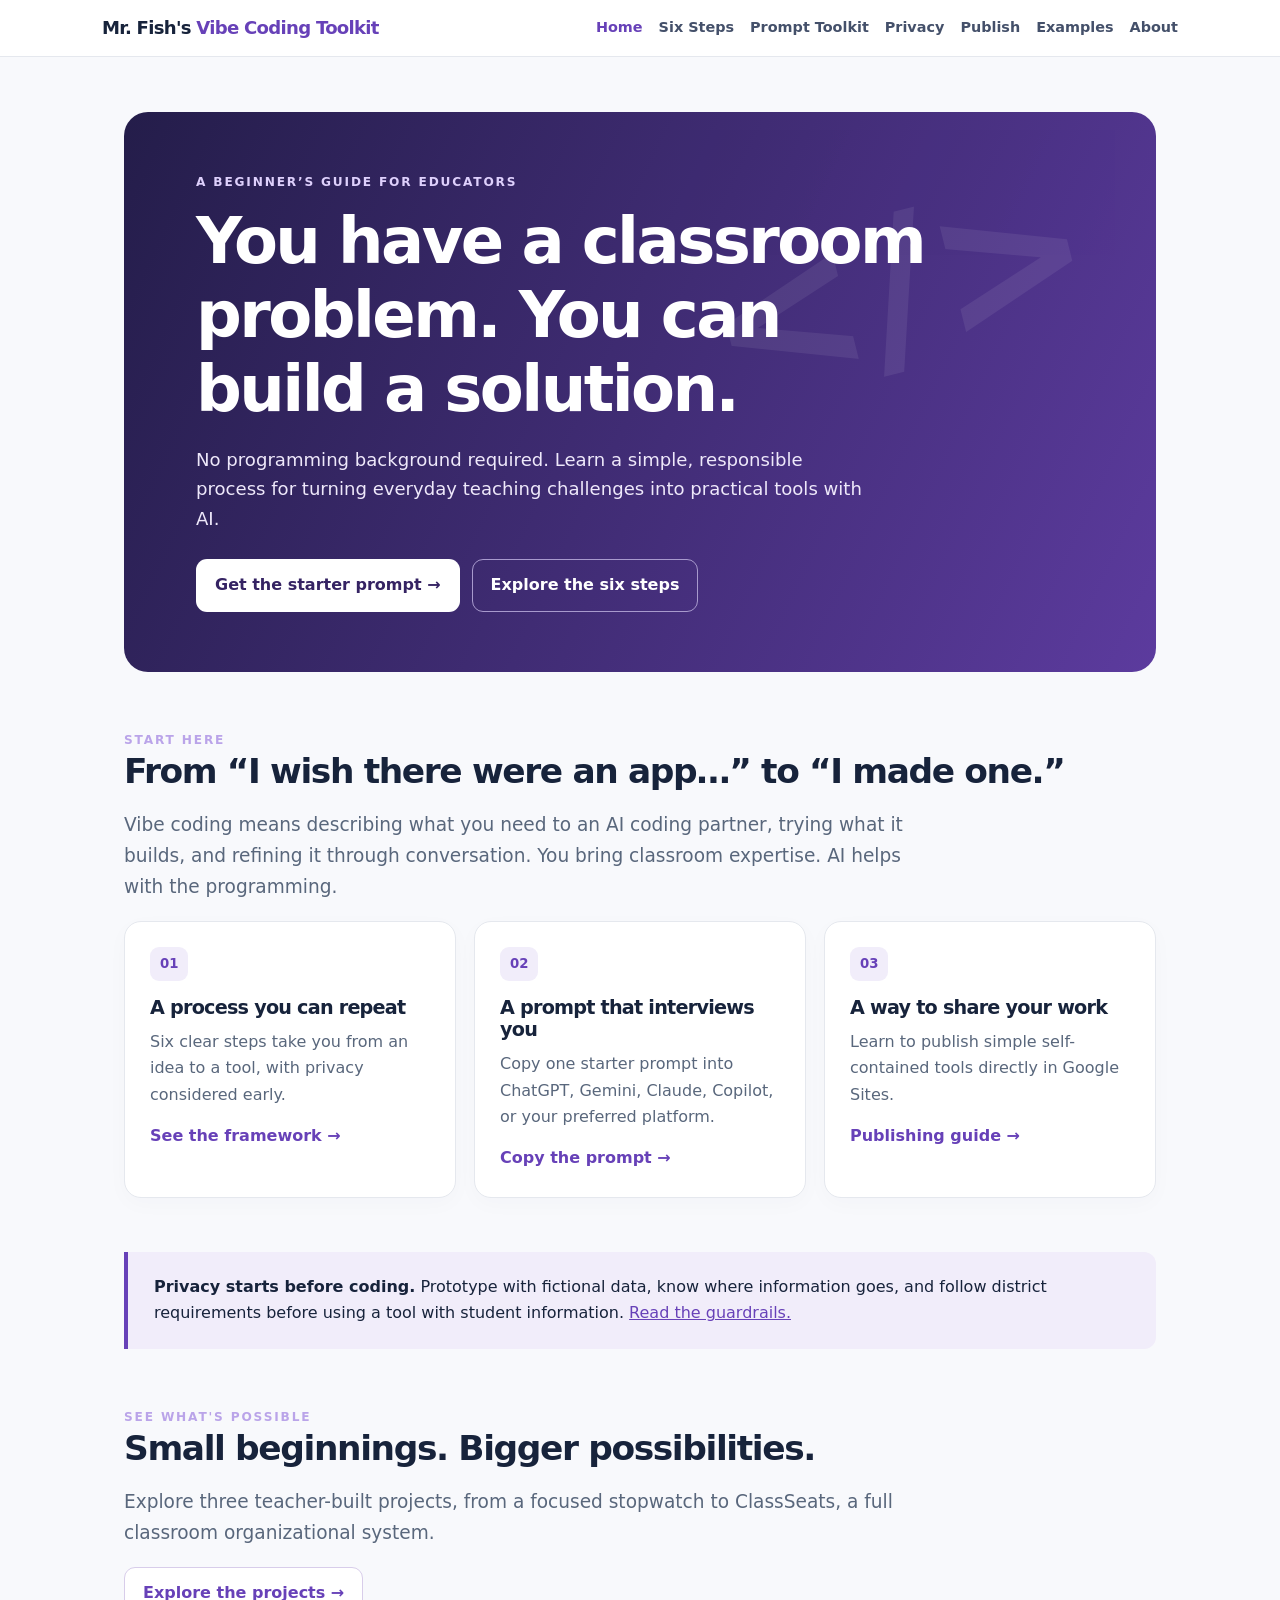
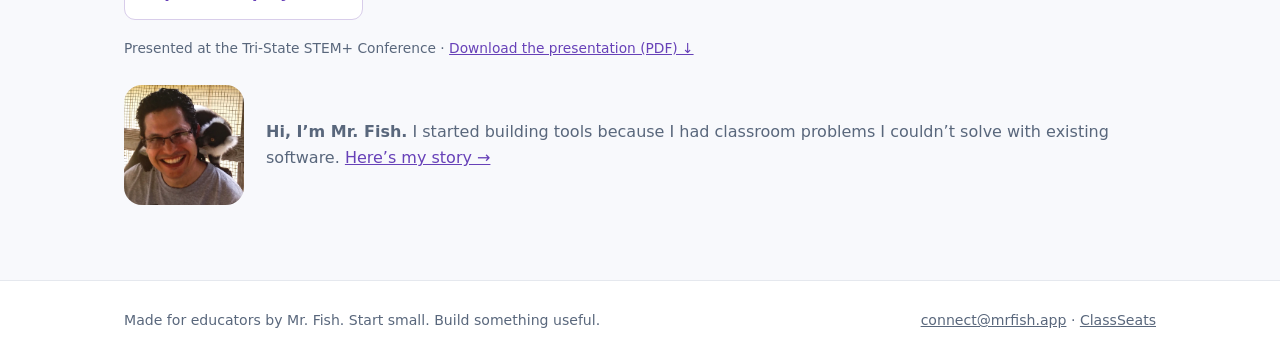
<file: index.html>
<!doctype html><html lang="en"><head><meta charset="utf-8"><meta name="viewport" content="width=device-width, initial-scale=1"><meta name="theme-color" content="#6741b8"><meta name="description" content="A beginner-friendly vibe coding toolkit for educators: privacy, prompts, building and publishing custom classroom tools."><title>Welcome | Mr. Fish's Vibe Coding Toolkit</title><link rel="stylesheet" href="assets/style.css"><script src="assets/site.js" defer></script></head><body><header><div class="nav"><a class="brand" href="index.html">Mr. Fish's <span>Vibe Coding Toolkit</span></a><nav aria-label="Main navigation"><a href="index.html" aria-current="page">Home</a><a href="framework.html">Six Steps</a><a href="prompt.html">Prompt Toolkit</a><a href="privacy.html">Privacy</a><a href="publish.html">Publish</a><a href="examples.html">Examples</a><a href="about.html">About</a></nav></div></header><main><section class="hero"><div class="eyebrow">A beginner’s guide for educators</div><h1>You have a classroom problem. You can build a solution.</h1><p>No programming background required. Learn a simple, responsible process for turning everyday teaching challenges into practical tools with AI.</p><div class="actions"><a class="btn light" href="prompt.html">Get the starter prompt →</a><a class="btn outline" href="framework.html">Explore the six steps</a></div></section><section class="section"><span class="eyebrow">Start here</span><h2>From “I wish there were an app…” to “I made one.”</h2><p class="intro">Vibe coding means describing what you need to an AI coding partner, trying what it builds, and refining it through conversation. You bring classroom expertise. AI helps with the programming.</p><div class="grid"><article class="card"><span class="step-num">01</span><h3>A process you can repeat</h3><p>Six clear steps take you from an idea to a tool, with privacy considered early.</p><a class="more" href="framework.html">See the framework →</a></article><article class="card"><span class="step-num">02</span><h3>A prompt that interviews you</h3><p>Copy one starter prompt into ChatGPT, Gemini, Claude, Copilot, or your preferred platform.</p><a class="more" href="prompt.html">Copy the prompt →</a></article><article class="card"><span class="step-num">03</span><h3>A way to share your work</h3><p>Learn to publish simple self-contained tools directly in Google Sites.</p><a class="more" href="publish.html">Publishing guide →</a></article></div></section><section class="section"><div class="callout"><p><strong>Privacy starts before coding.</strong> Prototype with fictional data, know where information goes, and follow district requirements before using a tool with student information. <a href="privacy.html">Read the guardrails.</a></p></div></section><section class="section"><span class="eyebrow">See what's possible</span><h2>Small beginnings. Bigger possibilities.</h2><p class="intro">Explore three teacher-built projects, from a focused stopwatch to ClassSeats, a full classroom organizational system.</p><a class="btn secondary" href="examples.html">Explore the projects →</a><p class="notice" style="margin-top:17px">Presented at the Tri-State STEM+ Conference · <a href="assets/Building-Solutions-with-AI-Presentation.pdf" download>Download the presentation (PDF) ↓</a></p><div class="home-photo"><img src="assets/images/mr-fish-home-crop.webp" data-full-src="assets/images/mr-fish-lemur.webp" alt="Mr. Fish with a lemur" width="120" height="120" loading="lazy"><p><strong>Hi, I’m Mr. Fish.</strong> I started building tools because I had classroom problems I couldn’t solve with existing software. <a href="about.html">Here’s my story →</a></p></div></section></main><footer class="footer"><div class="footer-inner"><span>Made for educators by Mr. Fish. Start small. Build something useful.</span><span><a href="mailto:connect@mrfish.app">connect@mrfish.app</a> · <a href="https://classseats.com">ClassSeats</a></span></div></footer></body></html>
</file>
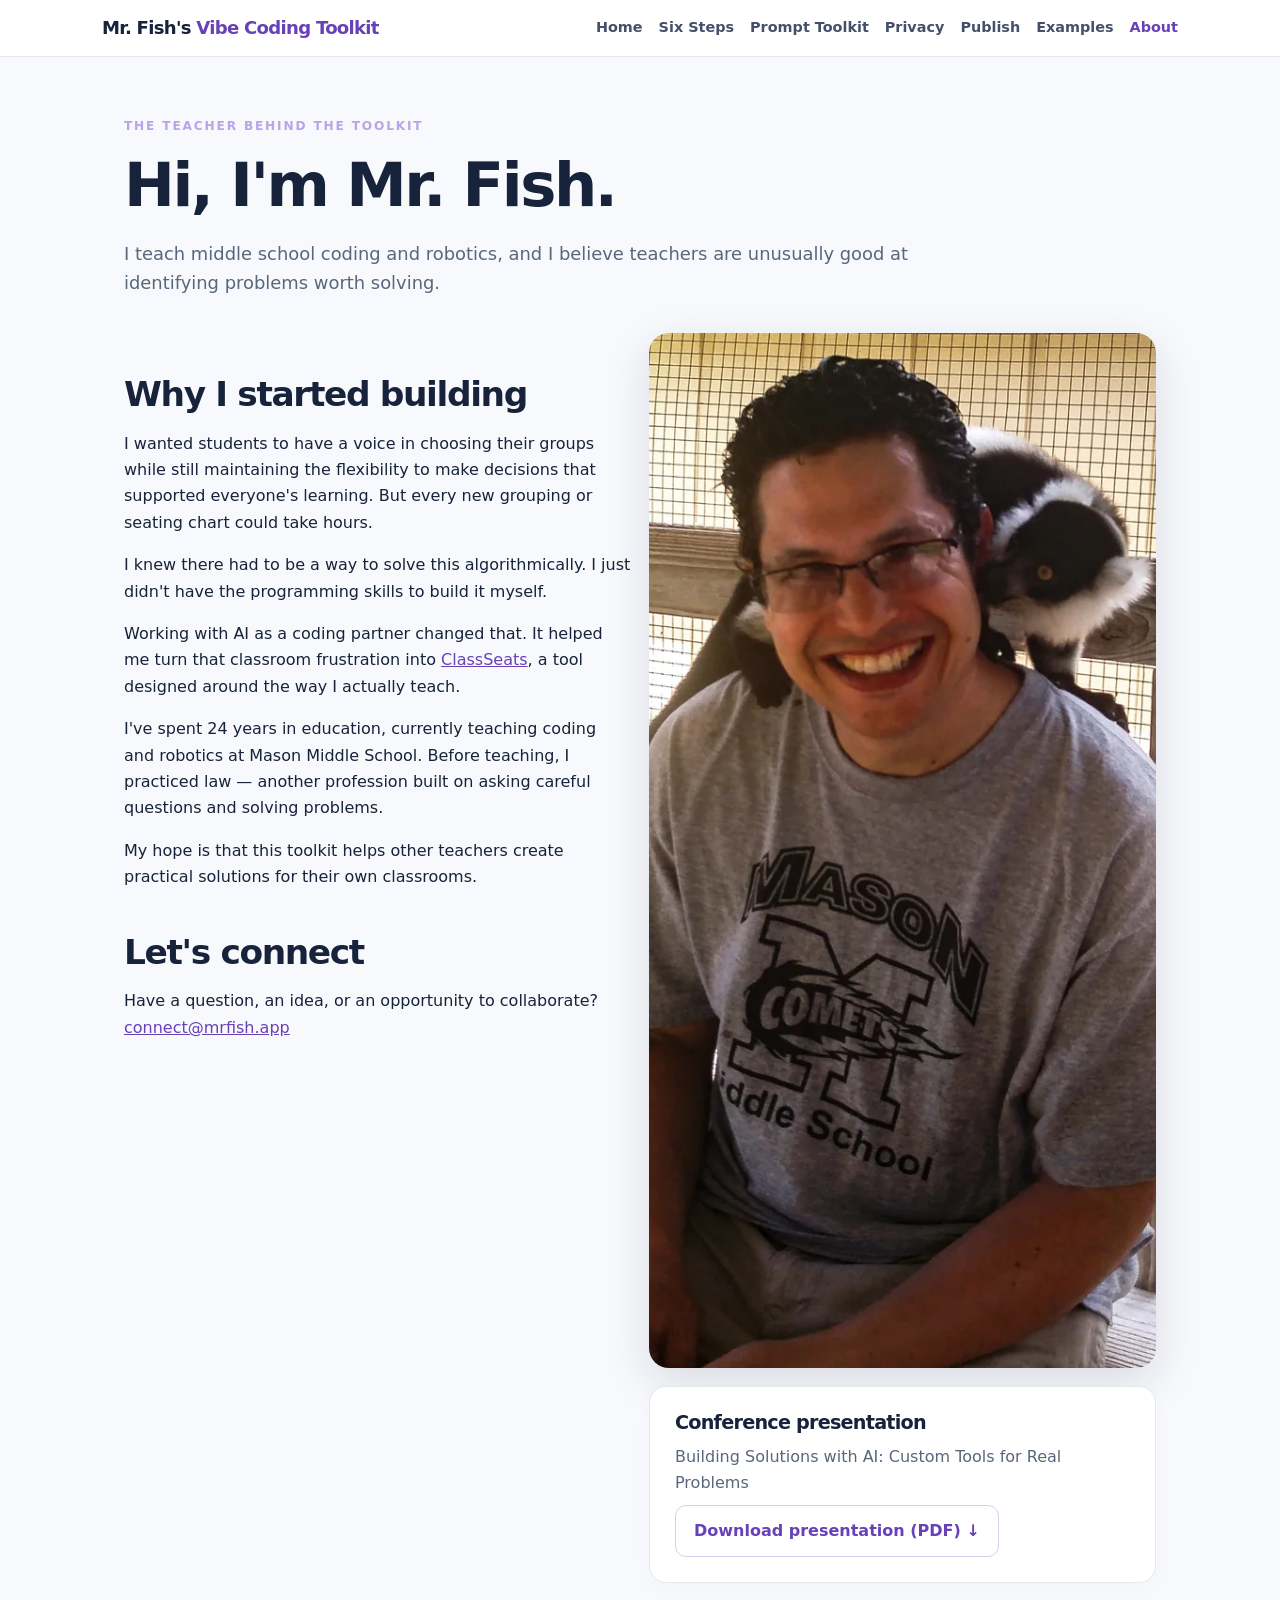
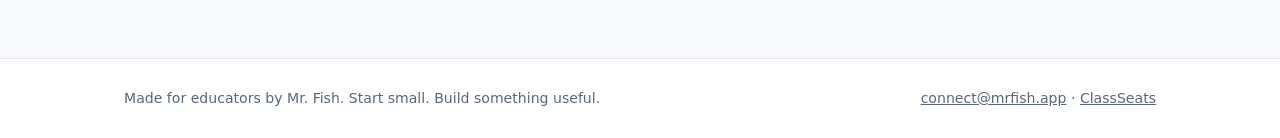
<file: about.html>
<!doctype html><html lang="en"><head><meta charset="utf-8"><meta name="viewport" content="width=device-width, initial-scale=1"><meta name="theme-color" content="#6741b8"><meta name="description" content="A beginner-friendly vibe coding toolkit for educators: privacy, prompts, building and publishing custom classroom tools."><title>About Mr. Fish | Mr. Fish's Vibe Coding Toolkit</title><link rel="stylesheet" href="assets/style.css"><script src="assets/site.js" defer></script></head><body><header><div class="nav"><a class="brand" href="index.html">Mr. Fish's <span>Vibe Coding Toolkit</span></a><nav aria-label="Main navigation"><a href="index.html">Home</a><a href="framework.html">Six Steps</a><a href="prompt.html">Prompt Toolkit</a><a href="privacy.html">Privacy</a><a href="publish.html">Publish</a><a href="examples.html">Examples</a><a href="about.html" aria-current="page">About</a></nav></div></header><main><div class="page-head"><span class="eyebrow">The teacher behind the toolkit</span><h1>Hi, I'm Mr. Fish.</h1><p>I teach middle school coding and robotics, and I believe teachers are unusually good at identifying problems worth solving.</p></div><div class="grid two"><div class="prose"><h2>Why I started building</h2><p>I wanted students to have a voice in choosing their groups while still maintaining the flexibility to make decisions that supported everyone's learning. But every new grouping or seating chart could take hours.</p><p>I knew there had to be a way to solve this algorithmically. I just didn't have the programming skills to build it myself.</p><p>Working with AI as a coding partner changed that. It helped me turn that classroom frustration into <a href="https://classseats.com">ClassSeats</a>, a tool designed around the way I actually teach.</p><p>I've spent 24 years in education, currently teaching coding and robotics at Mason Middle School. Before teaching, I practiced law — another profession built on asking careful questions and solving problems.</p><p>My hope is that this toolkit helps other teachers create practical solutions for their own classrooms.</p><h2>Let's connect</h2><p>Have a question, an idea, or an opportunity to collaborate? <a href="mailto:connect@mrfish.app">connect@mrfish.app</a></p></div><div><img class="profile-photo" src="assets/images/mr-fish-lemur.webp" alt="Mr. Fish smiling with a lemur perched on his shoulder" width="620" height="1035" loading="lazy"><div class="card" style="margin-top:18px"><h3>Conference presentation</h3><p>Building Solutions with AI: Custom Tools for Real Problems</p><p><a class="btn secondary" href="assets/Building-Solutions-with-AI-Presentation.pdf" download>Download presentation (PDF) ↓</a></p></div></div></div></main><footer class="footer"><div class="footer-inner"><span>Made for educators by Mr. Fish. Start small. Build something useful.</span><span><a href="mailto:connect@mrfish.app">connect@mrfish.app</a> · <a href="https://classseats.com">ClassSeats</a></span></div></footer></body></html>
</file>
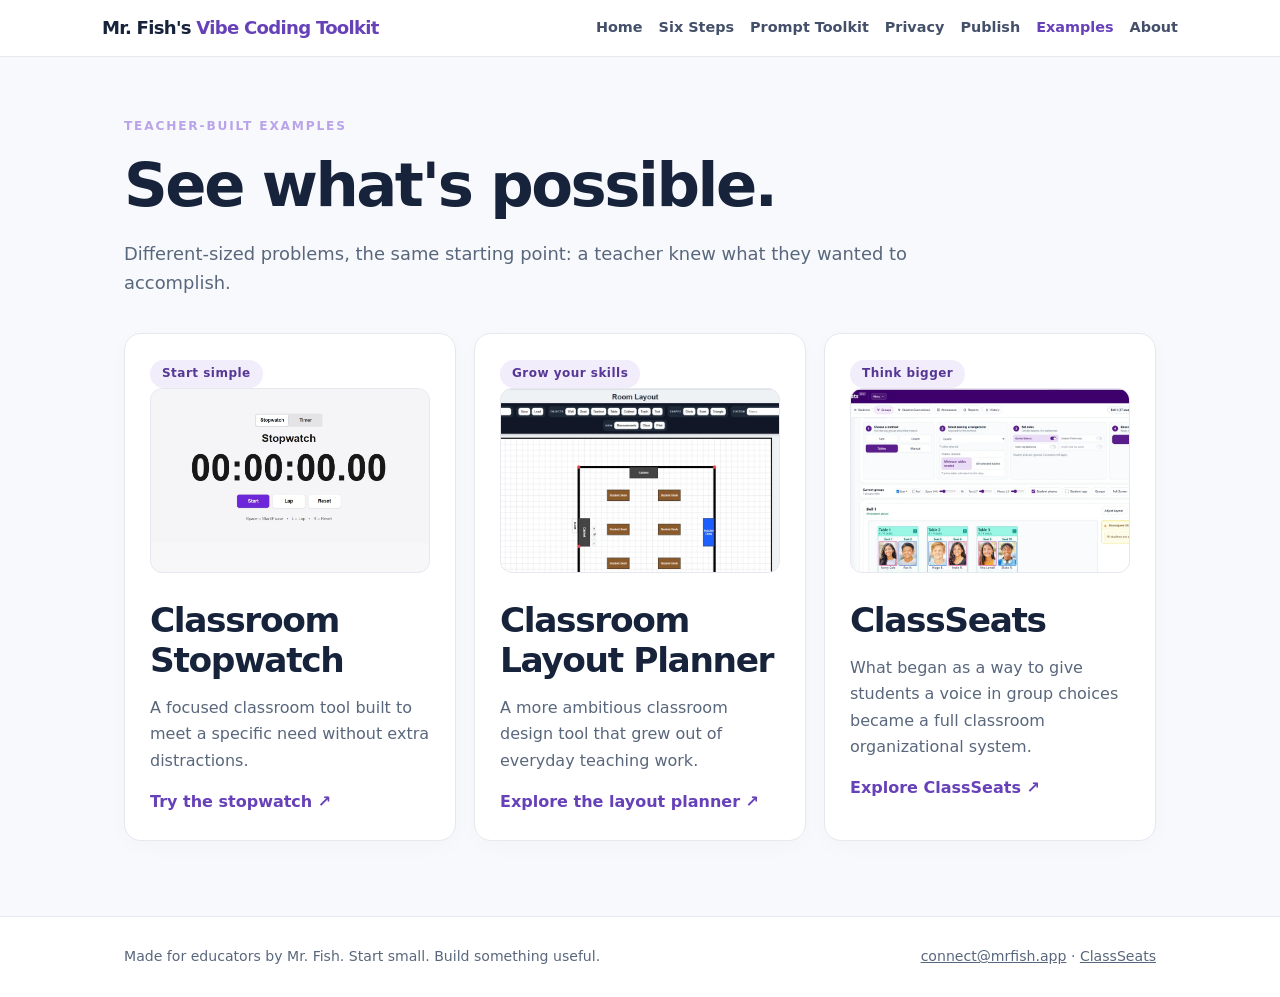
<file: examples.html>
<!doctype html><html lang="en"><head><meta charset="utf-8"><meta name="viewport" content="width=device-width, initial-scale=1"><meta name="theme-color" content="#6741b8"><meta name="description" content="A beginner-friendly vibe coding toolkit for educators: privacy, prompts, building and publishing custom classroom tools."><title>See what’s possible | Mr. Fish's Vibe Coding Toolkit</title><link rel="stylesheet" href="assets/style.css"><script src="assets/site.js" defer></script></head><body><header><div class="nav"><a class="brand" href="index.html">Mr. Fish's <span>Vibe Coding Toolkit</span></a><nav aria-label="Main navigation"><a href="index.html">Home</a><a href="framework.html">Six Steps</a><a href="prompt.html">Prompt Toolkit</a><a href="privacy.html">Privacy</a><a href="publish.html">Publish</a><a href="examples.html" aria-current="page">Examples</a><a href="about.html">About</a></nav></div></header><main><div class="page-head"><span class="eyebrow">Teacher-built examples</span><h1>See what's possible.</h1><p>Different-sized problems, the same starting point: a teacher knew what they wanted to accomplish.</p></div><div class="grid"><article class="card"><span class="pill">Start simple</span><img class="project-shot stopwatch" src="assets/images/stopwatch.webp" alt="Screenshot of Classroom Stopwatch" loading="lazy"><h2>Classroom Stopwatch</h2><p>A focused classroom tool built to meet a specific need without extra distractions.</p><a class="more" href="https://stopwatch.mrfish.app" target="_blank" rel="noopener noreferrer">Try the stopwatch ↗</a></article><article class="card"><span class="pill">Grow your skills</span><img class="project-shot " src="assets/images/layout-planner.webp" alt="Screenshot of Classroom Layout Planner" loading="lazy"><h2>Classroom Layout Planner</h2><p>A more ambitious classroom design tool that grew out of everyday teaching work.</p><a class="more" href="https://layout.mrfish.app" target="_blank" rel="noopener noreferrer">Explore the layout planner ↗</a></article><article class="card"><span class="pill">Think bigger</span><img class="project-shot " src="assets/images/classseats.webp" alt="Screenshot of ClassSeats" loading="lazy"><h2>ClassSeats</h2><p>What began as a way to give students a voice in group choices became a full classroom organizational system.</p><a class="more" href="https://classseats.com" target="_blank" rel="noopener noreferrer">Explore ClassSeats ↗</a></article></div></main><footer class="footer"><div class="footer-inner"><span>Made for educators by Mr. Fish. Start small. Build something useful.</span><span><a href="mailto:connect@mrfish.app">connect@mrfish.app</a> · <a href="https://classseats.com">ClassSeats</a></span></div></footer></body></html>
</file>
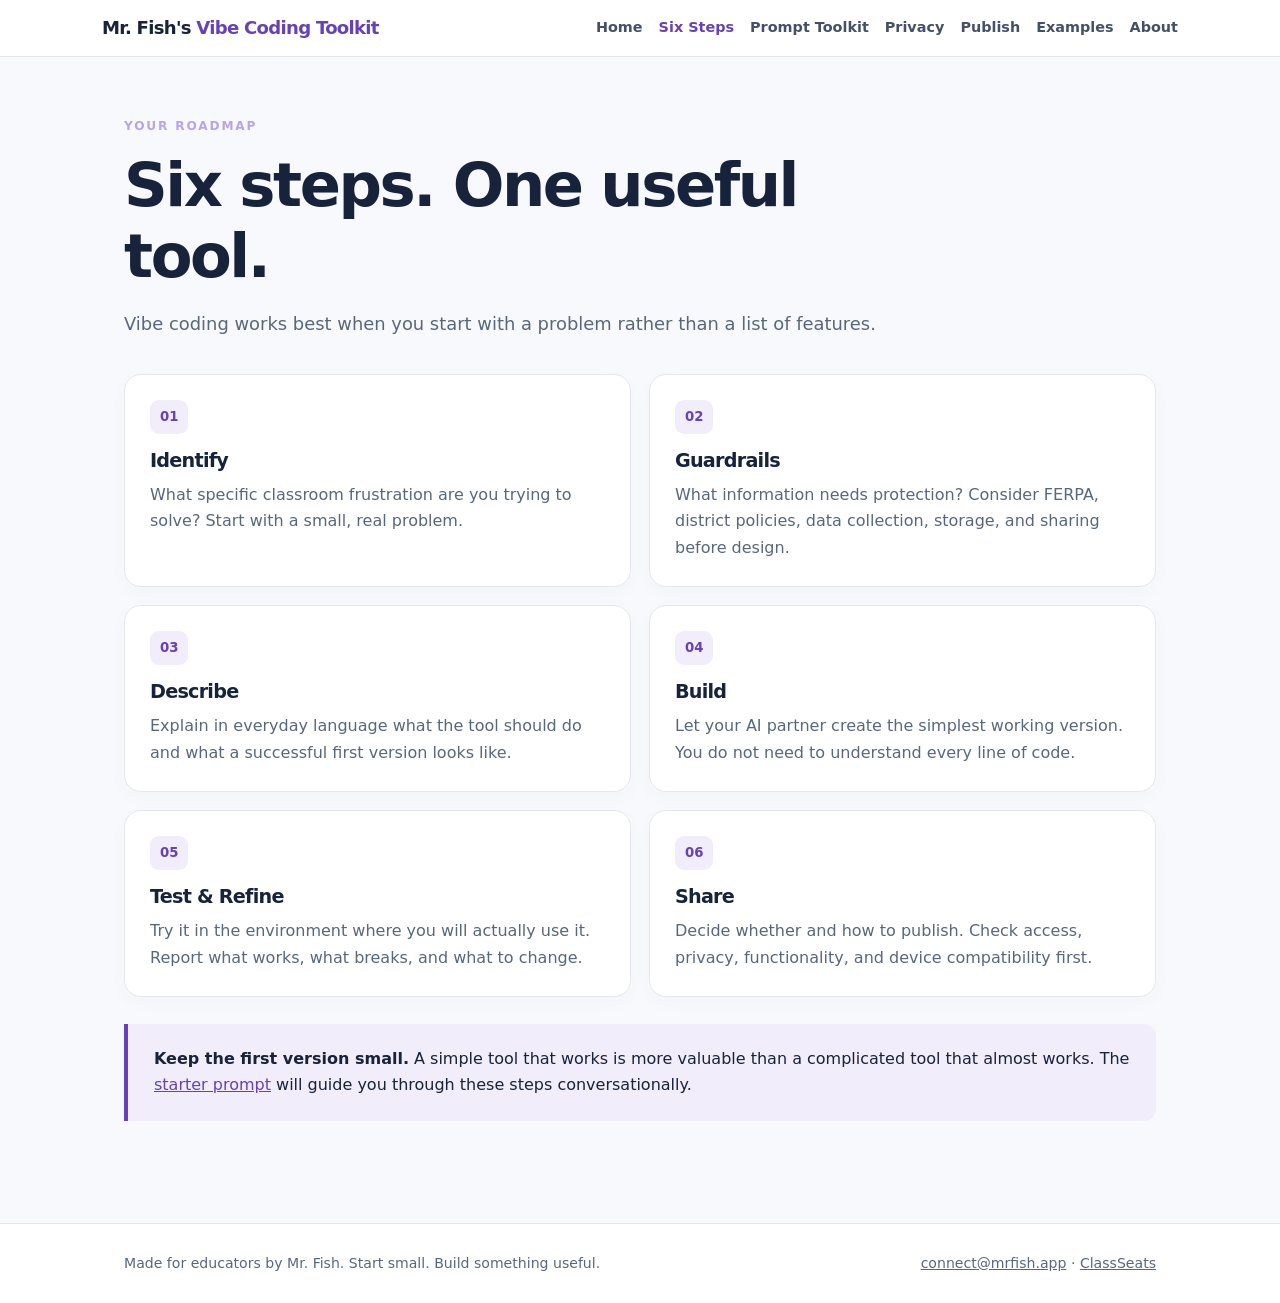
<file: framework.html>
<!doctype html><html lang="en"><head><meta charset="utf-8"><meta name="viewport" content="width=device-width, initial-scale=1"><meta name="theme-color" content="#6741b8"><meta name="description" content="A beginner-friendly vibe coding toolkit for educators: privacy, prompts, building and publishing custom classroom tools."><title>Six-step framework | Mr. Fish's Vibe Coding Toolkit</title><link rel="stylesheet" href="assets/style.css"><script src="assets/site.js" defer></script></head><body><header><div class="nav"><a class="brand" href="index.html">Mr. Fish's <span>Vibe Coding Toolkit</span></a><nav aria-label="Main navigation"><a href="index.html">Home</a><a href="framework.html" aria-current="page">Six Steps</a><a href="prompt.html">Prompt Toolkit</a><a href="privacy.html">Privacy</a><a href="publish.html">Publish</a><a href="examples.html">Examples</a><a href="about.html">About</a></nav></div></header><main><div class="page-head"><span class="eyebrow">Your roadmap</span><h1>Six steps. One useful tool.</h1><p>Vibe coding works best when you start with a problem rather than a list of features.</p></div><div class="grid two"><article class="card"><span class="step-num">01</span><h3>Identify</h3><p>What specific classroom frustration are you trying to solve? Start with a small, real problem.</p></article><article class="card"><span class="step-num">02</span><h3>Guardrails</h3><p>What information needs protection? Consider FERPA, district policies, data collection, storage, and sharing before design.</p></article><article class="card"><span class="step-num">03</span><h3>Describe</h3><p>Explain in everyday language what the tool should do and what a successful first version looks like.</p></article><article class="card"><span class="step-num">04</span><h3>Build</h3><p>Let your AI partner create the simplest working version. You do not need to understand every line of code.</p></article><article class="card"><span class="step-num">05</span><h3>Test & Refine</h3><p>Try it in the environment where you will actually use it. Report what works, what breaks, and what to change.</p></article><article class="card"><span class="step-num">06</span><h3>Share</h3><p>Decide whether and how to publish. Check access, privacy, functionality, and device compatibility first.</p></article></div><div class="callout"><p><strong>Keep the first version small.</strong> A simple tool that works is more valuable than a complicated tool that almost works. The <a href="prompt.html">starter prompt</a> will guide you through these steps conversationally.</p></div></main><footer class="footer"><div class="footer-inner"><span>Made for educators by Mr. Fish. Start small. Build something useful.</span><span><a href="mailto:connect@mrfish.app">connect@mrfish.app</a> · <a href="https://classseats.com">ClassSeats</a></span></div></footer></body></html>
</file>
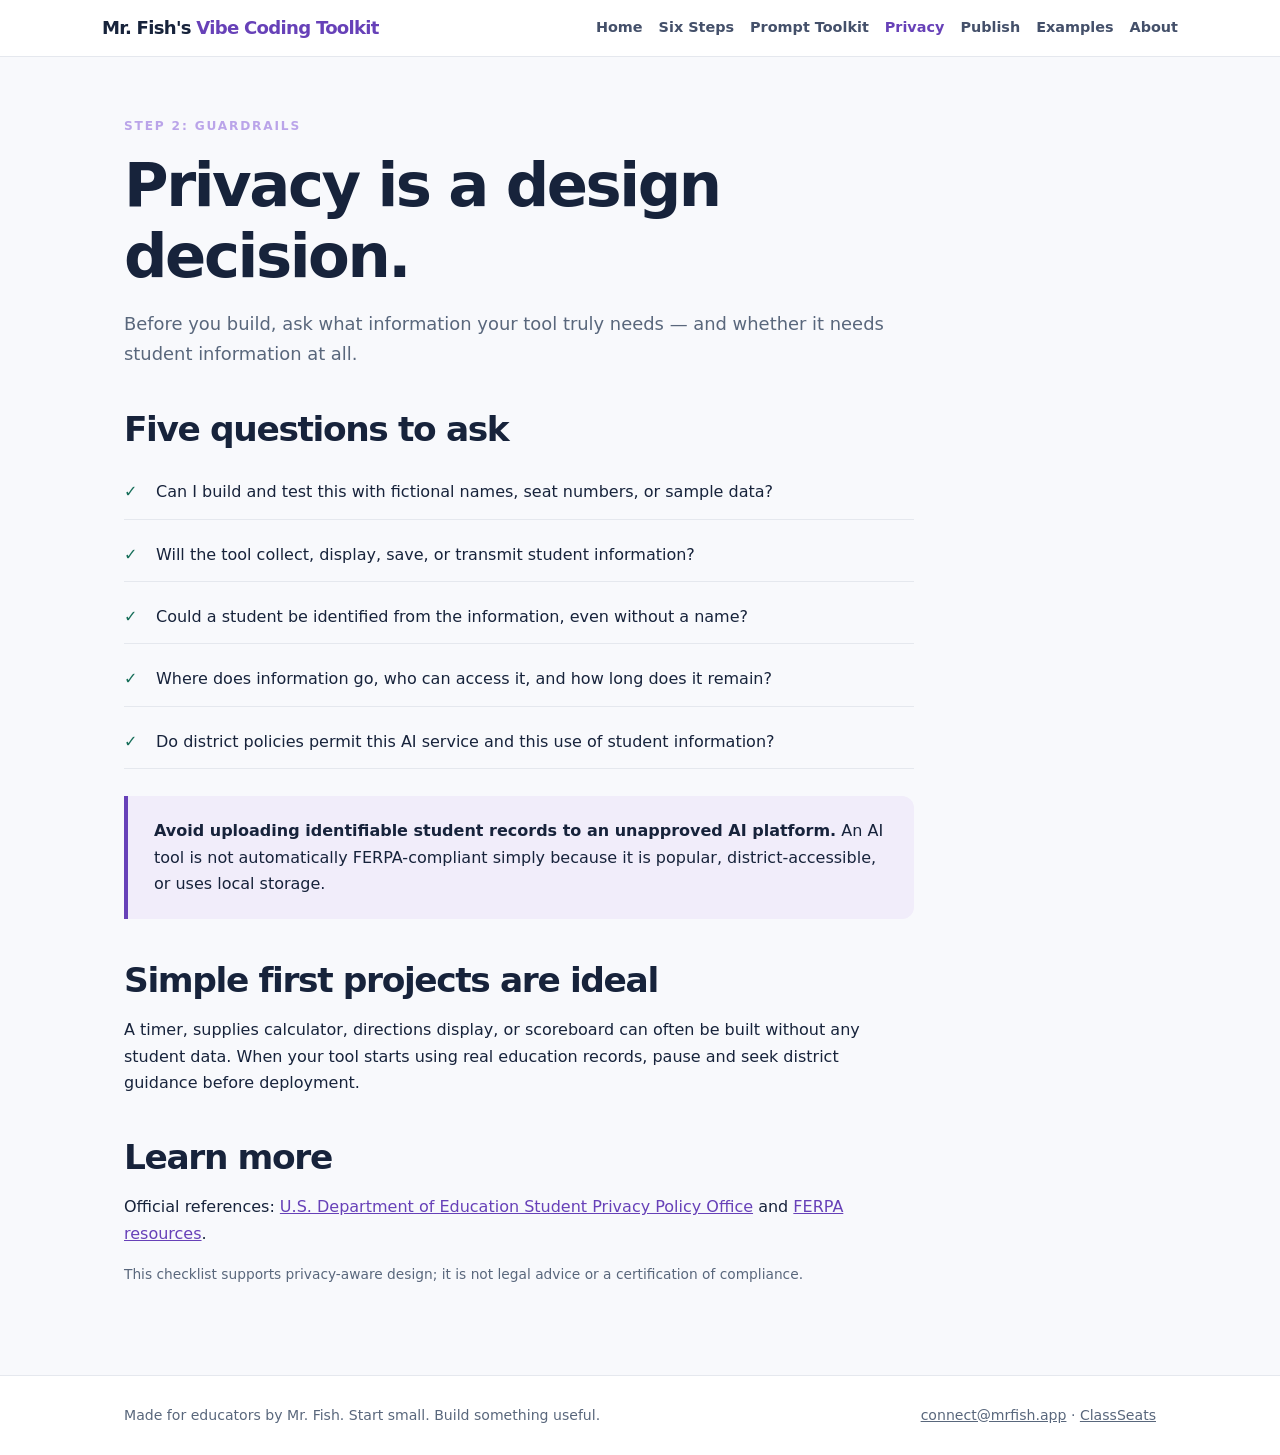
<file: privacy.html>
<!doctype html><html lang="en"><head><meta charset="utf-8"><meta name="viewport" content="width=device-width, initial-scale=1"><meta name="theme-color" content="#6741b8"><meta name="description" content="A beginner-friendly vibe coding toolkit for educators: privacy, prompts, building and publishing custom classroom tools."><title>Privacy & FERPA | Mr. Fish's Vibe Coding Toolkit</title><link rel="stylesheet" href="assets/style.css"><script src="assets/site.js" defer></script></head><body><header><div class="nav"><a class="brand" href="index.html">Mr. Fish's <span>Vibe Coding Toolkit</span></a><nav aria-label="Main navigation"><a href="index.html">Home</a><a href="framework.html">Six Steps</a><a href="prompt.html">Prompt Toolkit</a><a href="privacy.html" aria-current="page">Privacy</a><a href="publish.html">Publish</a><a href="examples.html">Examples</a><a href="about.html">About</a></nav></div></header><main><div class="page-head"><span class="eyebrow">Step 2: Guardrails</span><h1>Privacy is a design decision.</h1><p>Before you build, ask what information your tool truly needs — and whether it needs student information at all.</p></div><div class="prose"><h2>Five questions to ask</h2><ul class="checklist"><li>Can I build and test this with fictional names, seat numbers, or sample data?</li><li>Will the tool collect, display, save, or transmit student information?</li><li>Could a student be identified from the information, even without a name?</li><li>Where does information go, who can access it, and how long does it remain?</li><li>Do district policies permit this AI service and this use of student information?</li></ul><div class="callout"><p><strong>Avoid uploading identifiable student records to an unapproved AI platform.</strong> An AI tool is not automatically FERPA-compliant simply because it is popular, district-accessible, or uses local storage.</p></div><h2>Simple first projects are ideal</h2><p>A timer, supplies calculator, directions display, or scoreboard can often be built without any student data. When your tool starts using real education records, pause and seek district guidance before deployment.</p><h2>Learn more</h2><p>Official references: <a href="https://studentprivacy.ed.gov/" target="_blank" rel="noopener noreferrer">U.S. Department of Education Student Privacy Policy Office</a> and <a href="https://studentprivacy.ed.gov/ferpa" target="_blank" rel="noopener noreferrer">FERPA resources</a>.</p><p class="notice">This checklist supports privacy-aware design; it is not legal advice or a certification of compliance.</p></div></main><footer class="footer"><div class="footer-inner"><span>Made for educators by Mr. Fish. Start small. Build something useful.</span><span><a href="mailto:connect@mrfish.app">connect@mrfish.app</a> · <a href="https://classseats.com">ClassSeats</a></span></div></footer></body></html>
</file>
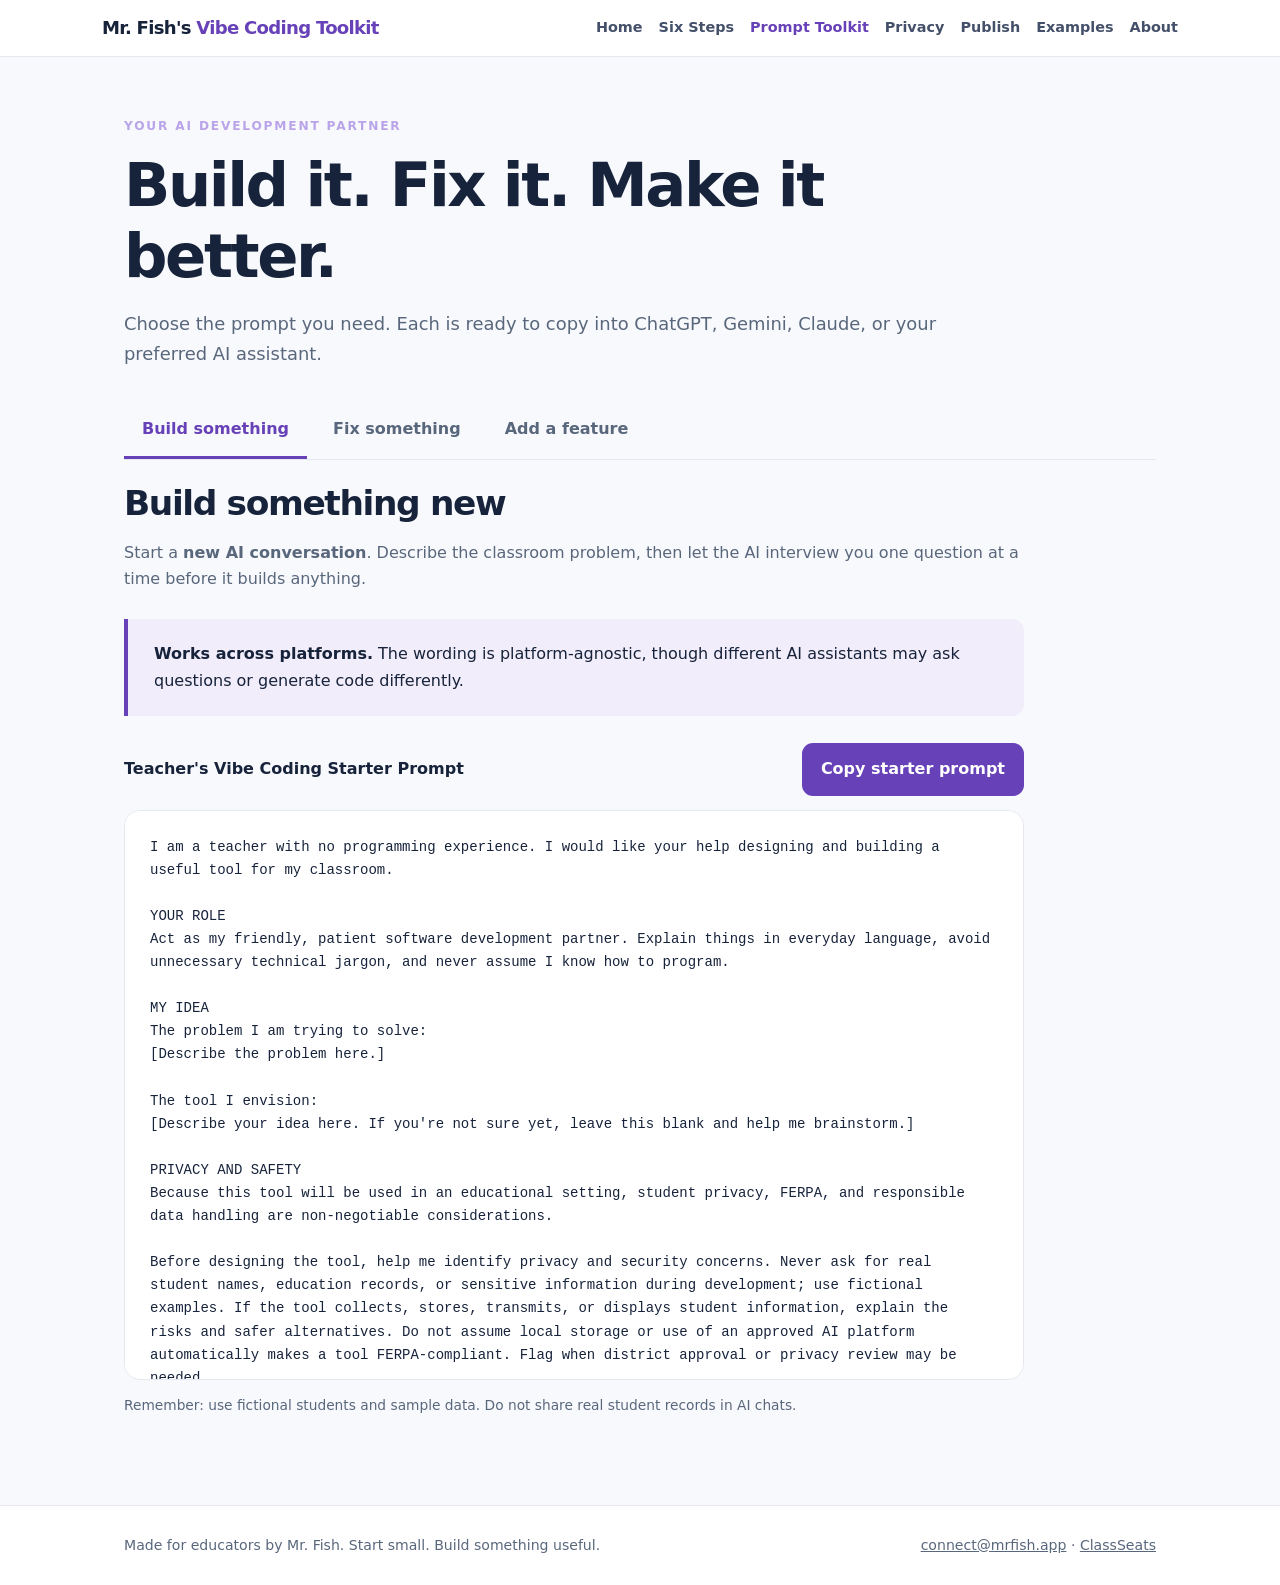
<file: prompt.html>
<!doctype html><html lang="en"><head><meta charset="utf-8"><meta name="viewport" content="width=device-width, initial-scale=1"><meta name="theme-color" content="#6741b8"><meta name="description" content="A beginner-friendly vibe coding toolkit for educators: privacy, prompts, building and publishing custom classroom tools."><title>Prompt Toolkit | Mr. Fish's Vibe Coding Toolkit</title><link rel="stylesheet" href="assets/style.css"><script src="assets/site.js?v=20261014-extension-fix" defer></script></head><body><header><div class="nav"><a class="brand" href="index.html">Mr. Fish's <span>Vibe Coding Toolkit</span></a><nav aria-label="Main navigation"><a href="index.html">Home</a><a href="framework.html">Six Steps</a><a href="prompt.html" aria-current="page">Prompt Toolkit</a><a href="privacy.html">Privacy</a><a href="publish.html">Publish</a><a href="examples.html">Examples</a><a href="about.html">About</a></nav></div></header><main><div class="page-head"><span class="eyebrow">Your AI development partner</span><h1>Build it. Fix it. Make it better.</h1><p>Choose the prompt you need. Each is ready to copy into ChatGPT, Gemini, Claude, or your preferred AI assistant.</p></div><div class="prompt-tabs" role="tablist" aria-label="Choose a vibe coding prompt">
<button type="button" role="tab" id="tab-build" aria-controls="panel-build" aria-selected="true" tabindex="0">Build something</button>
<button type="button" role="tab" id="tab-fix" aria-controls="panel-fix" aria-selected="false" tabindex="-1">Fix something</button>
<button type="button" role="tab" id="tab-extend" aria-controls="panel-extend" aria-selected="false" tabindex="-1">Add a feature</button>
</div>
<section role="tabpanel" id="panel-build" aria-labelledby="tab-build" class="prompt-panel">
<h2>Build something new</h2><p>Start a <strong>new AI conversation</strong>. Describe the classroom problem, then let the AI interview you one question at a time before it builds anything.</p>
<div class="callout"><p><strong>Works across platforms.</strong> The wording is platform-agnostic, though different AI assistants may ask questions or generate code differently.</p></div>
<div class="prompt-tools"><strong>Teacher's Vibe Coding Starter Prompt</strong><button type="button" class="btn" id="copy-prompt">Copy starter prompt</button></div>
<pre id="starter-prompt" class="prompt" aria-label="Full starter prompt">Loading prompt…</pre>
<p class="notice">Remember: use fictional students and sample data. Do not share real student records in AI chats.</p>
</section>
<section role="tabpanel" id="panel-fix" class="prompt-panel" aria-labelledby="tab-fix" hidden>
<h2>Something not working?</h2><p>Stay in the <strong>same AI conversation</strong> where you built the tool, so the AI has your existing code and context. Describe what happened and what you expected.</p>
<div class="prompt-tools"><strong>Reusable debugging prompt</strong><button type="button" class="btn" id="copy-debug">Copy debugging prompt</button></div>
<pre id="debug-prompt" class="prompt" aria-label="Reusable debugging prompt"></pre>
<h3>Example: a broken Reset button</h3><p>Here's what a filled-in debugging request could look like:</p>
<div class="prompt-tools"><strong>Cornhole scorekeeper example</strong><button type="button" class="btn secondary" id="copy-debug-example">Copy example</button></div>
<pre id="debug-example" class="prompt" aria-label="Debugging example"></pre>
<p class="notice">A targeted edit is a request, not a guarantee. Retest the changed feature and the rest of the tool after replacing your code.</p>
</section>
<section role="tabpanel" id="panel-extend" class="prompt-panel" aria-labelledby="tab-extend" hidden>
<h2>Want to add something?</h2><p>Keep working in the <strong>same AI conversation</strong> and describe one additional feature at a time. Confirm that the original functionality should stay intact.</p>
<div class="prompt-tools"><strong>Feature extension prompt</strong><button type="button" class="btn" id="copy-extend">Copy feature extension prompt</button></div>
<pre id="extend-prompt" class="prompt" aria-label="Reusable feature extension prompt"></pre><h3>Example: official cornhole scoring</h3><p>Here is how you could request a toggle that adds official cancellation scoring while keeping your existing scoring mode:</p>
<div class="prompt-tools"><strong>Cornhole scoring extension example</strong><button type="button" class="btn secondary" id="copy-extend-example">Copy example</button></div>
<pre id="extend-example" class="prompt" aria-label="Feature extension example">The current functionality is working great! I would like to add the following additional feature:

Please add a toggle that lets me switch between the current additive scoring mode and official cornhole cancellation scoring.

In additive mode, keep the current behavior: points are added directly to each team's total as they score.

In cancellation mode, track each team's points separately for the current round: 1 point for a bag on the board and 3 points for a bag in the hole. Add an End Round button. When I press it, subtract the lower round score from the higher round score and add only the difference to the winning team's overall total. The other team gets zero points for that round. For example, if Blue scores 7 and Red scores 4, Blue earns 3 points for the round. If both teams score the same, neither team earns points. Then clear the round scores so the next round can begin.

Make the scoring mode obvious on screen, and preserve the current Reset and Undo features. If switching modes during a round could cause confusion, ask for confirmation before discarding any unfinished round points.

Make this a targeted edit. Preserve all existing features, functionality, and appearance unless a change is necessary to add the requested feature.

Briefly explain what you changed, tell me how to test the new feature, and identify any existing functionality I should retest to make sure nothing was affected.

Then provide the complete, updated HTML, CSS, and JavaScript in one self-contained code block that I can copy and paste into my Google Site using Full page embed → Embed code.

Do not provide only the changed portion of the code.</pre>
<p class="notice">After updating your Google Site, test the new feature <em>and</em> the features that already worked.</p>
</section></main><footer class="footer"><div class="footer-inner"><span>Made for educators by Mr. Fish. Start small. Build something useful.</span><span><a href="mailto:connect@mrfish.app">connect@mrfish.app</a> · <a href="https://classseats.com">ClassSeats</a></span></div></footer></body></html>
</file>
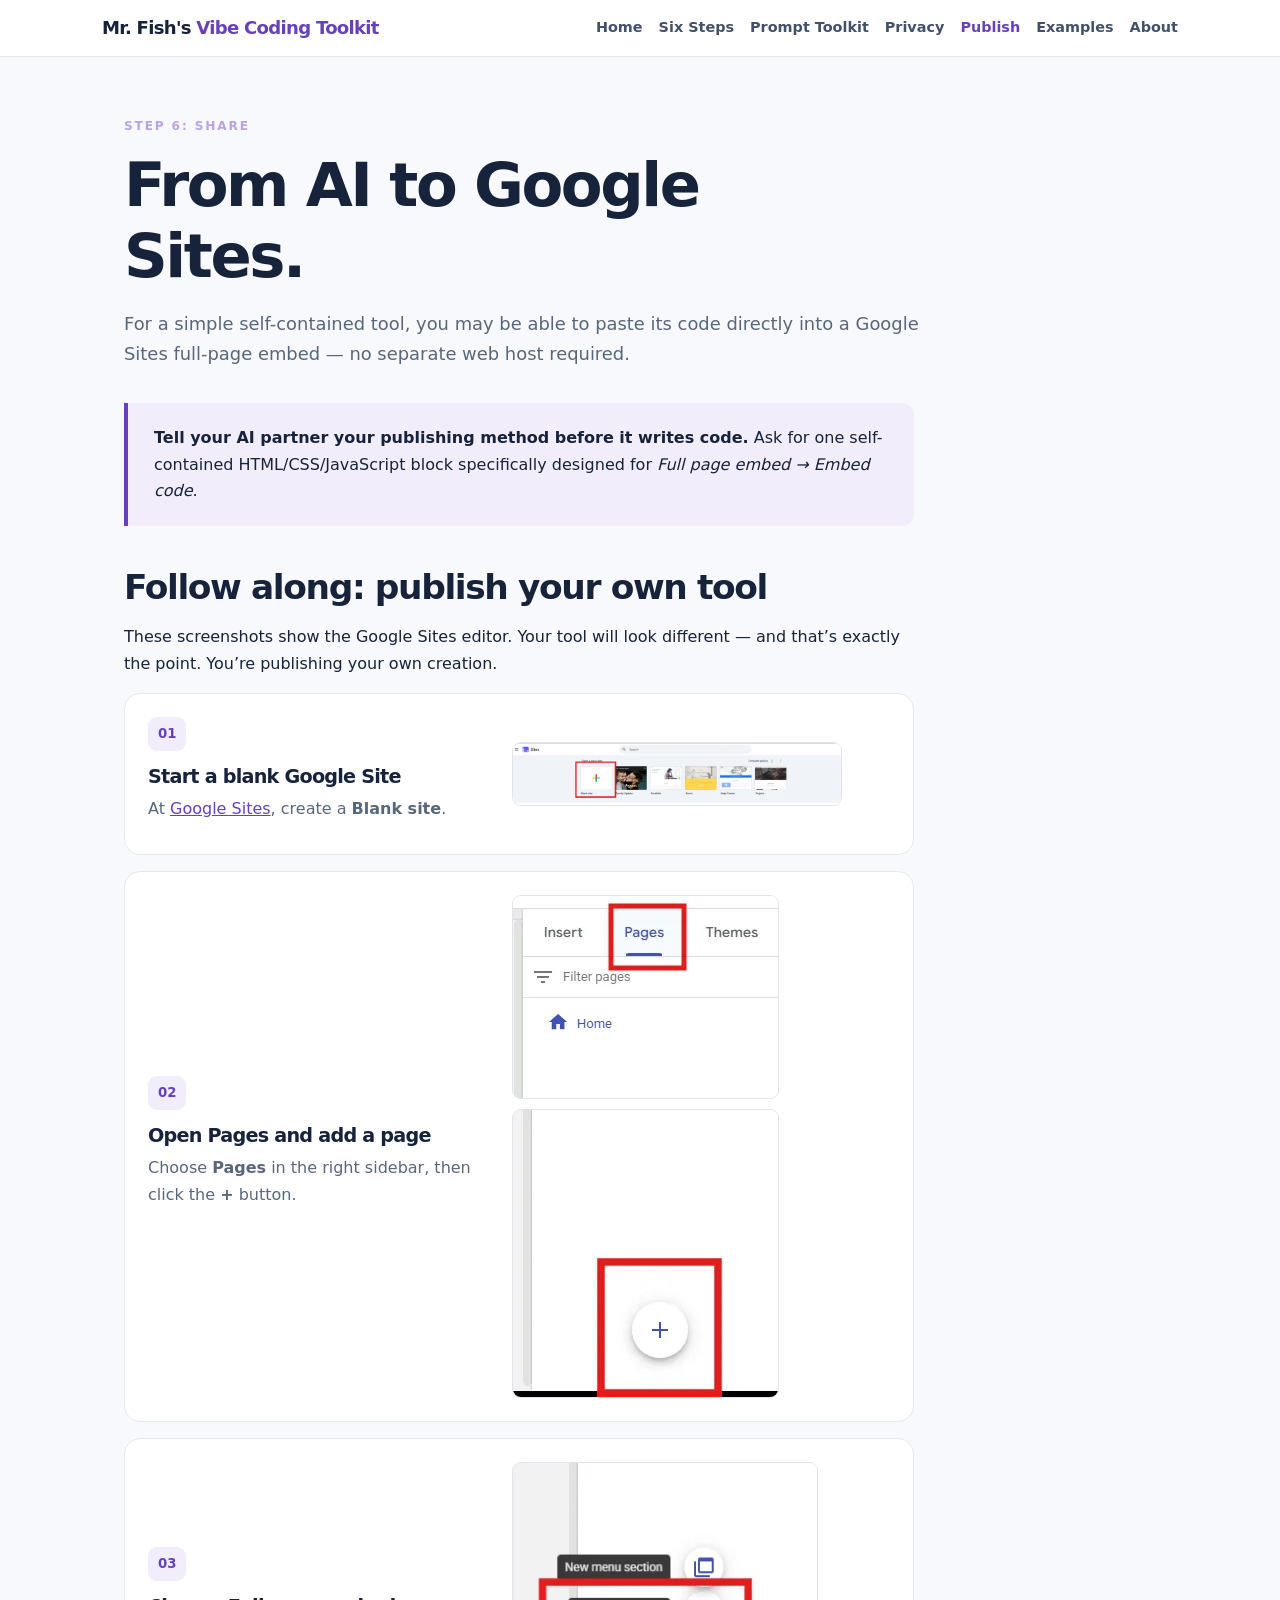
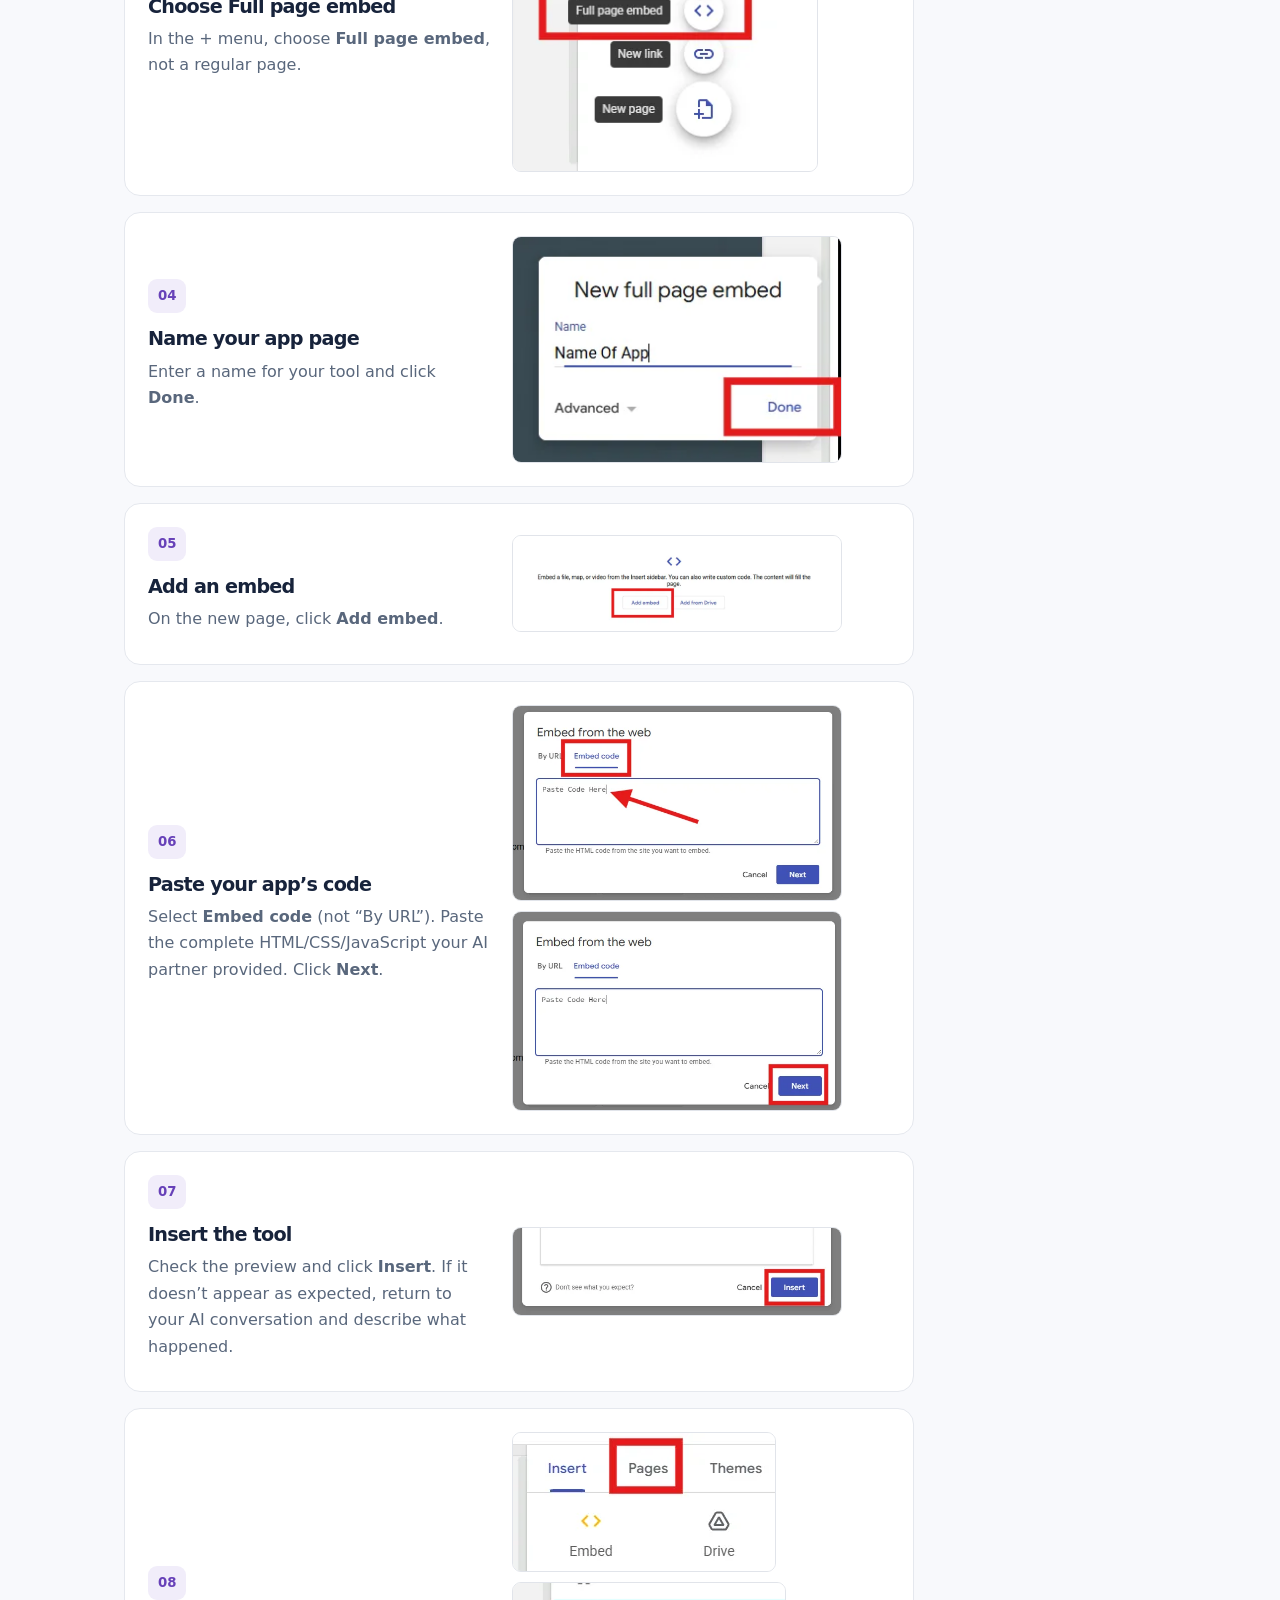
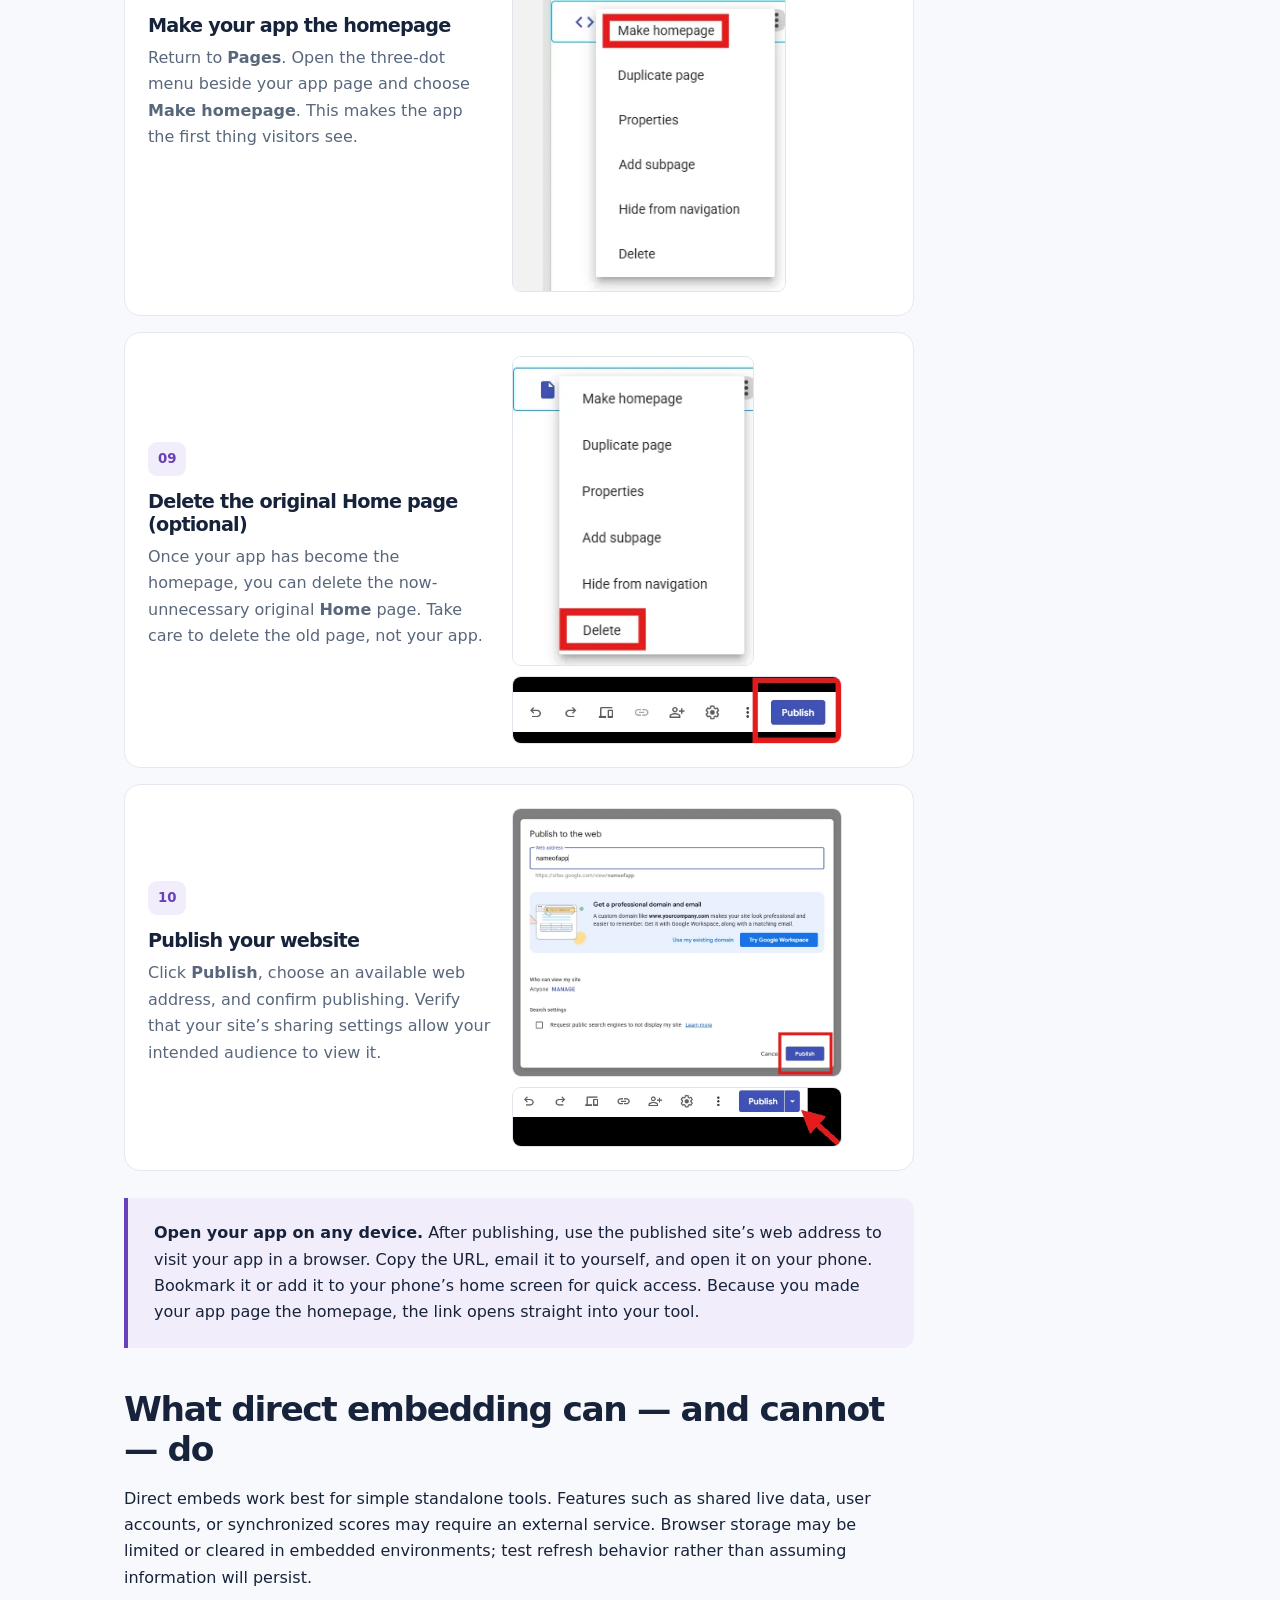
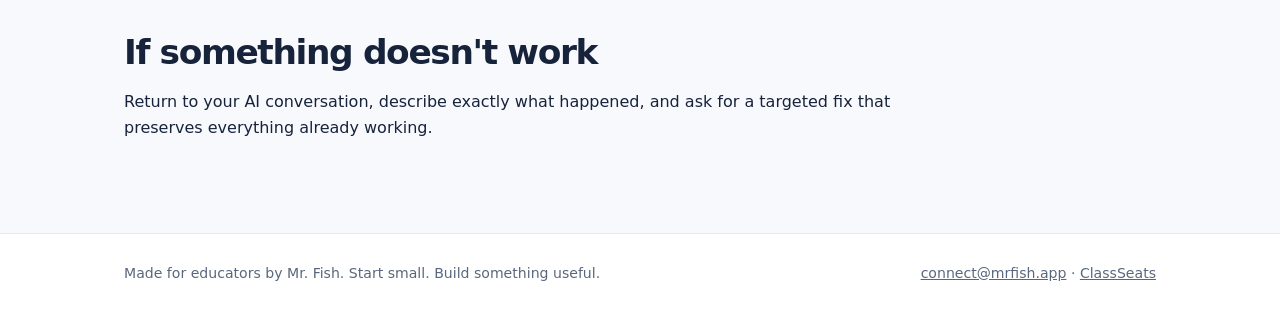
<file: publish.html>
<!doctype html><html lang="en"><head><meta charset="utf-8"><meta name="viewport" content="width=device-width, initial-scale=1"><meta name="theme-color" content="#6741b8"><meta name="description" content="A beginner-friendly vibe coding toolkit for educators: privacy, prompts, building and publishing custom classroom tools."><title>Publish with Google Sites | Mr. Fish's Vibe Coding Toolkit</title><link rel="stylesheet" href="assets/style.css"><script src="assets/site.js" defer></script></head><body><header><div class="nav"><a class="brand" href="index.html">Mr. Fish's <span>Vibe Coding Toolkit</span></a><nav aria-label="Main navigation"><a href="index.html">Home</a><a href="framework.html">Six Steps</a><a href="prompt.html">Prompt Toolkit</a><a href="privacy.html">Privacy</a><a href="publish.html" aria-current="page">Publish</a><a href="examples.html">Examples</a><a href="about.html">About</a></nav></div></header><main><div class="page-head"><span class="eyebrow">Step 6: Share</span><h1>From AI to Google Sites.</h1><p>For a simple self-contained tool, you may be able to paste its code directly into a Google Sites full-page embed — no separate web host required.</p></div><div class="prose"><div class="callout"><p><strong>Tell your AI partner your publishing method before it writes code.</strong> Ask for one self-contained HTML/CSS/JavaScript block specifically designed for <em>Full page embed → Embed code</em>.</p></div><h2>Follow along: publish your own tool</h2><p>These screenshots show the Google Sites editor. Your tool will look different — and that’s exactly the point. You’re publishing your own creation.</p><section class="tutorial-step"><div><span class="step-num">01</span><h3>Start a blank Google Site</h3><p>At <a href="https://sites.google.com/new" target="_blank" rel="noopener noreferrer">Google Sites</a>, create a <strong>Blank site</strong>.</p></div><div class="shot-row"><img loading="lazy" src="assets/images/guide-new-site.webp" alt="Google Sites editor showing start a blank google site" /></div></section><section class="tutorial-step"><div><span class="step-num">02</span><h3>Open Pages and add a page</h3><p>Choose <strong>Pages</strong> in the right sidebar, then click the <strong>+</strong> button.</p></div><div class="shot-row"><img loading="lazy" src="assets/images/guide-pages-tab.webp" alt="Google Sites editor showing open pages and add a page" /><img loading="lazy" src="assets/images/guide-add-page.webp" alt="Google Sites editor showing open pages and add a page" /></div></section><section class="tutorial-step"><div><span class="step-num">03</span><h3>Choose Full page embed</h3><p>In the + menu, choose <strong>Full page embed</strong>, not a regular page.</p></div><div class="shot-row"><img loading="lazy" src="assets/images/guide-full-page-embed.webp" alt="Google Sites editor showing choose full page embed" /></div></section><section class="tutorial-step"><div><span class="step-num">04</span><h3>Name your app page</h3><p>Enter a name for your tool and click <strong>Done</strong>.</p></div><div class="shot-row"><img loading="lazy" src="assets/images/guide-name-app.webp" alt="Google Sites editor showing name your app page" /></div></section><section class="tutorial-step"><div><span class="step-num">05</span><h3>Add an embed</h3><p>On the new page, click <strong>Add embed</strong>.</p></div><div class="shot-row"><img loading="lazy" src="assets/images/guide-add-embed.webp" alt="Google Sites editor showing add an embed" /></div></section><section class="tutorial-step"><div><span class="step-num">06</span><h3>Paste your app’s code</h3><p>Select <strong>Embed code</strong> (not “By URL”). Paste the complete HTML/CSS/JavaScript your AI partner provided. Click <strong>Next</strong>.</p></div><div class="shot-row"><img loading="lazy" src="assets/images/guide-paste-code.webp" alt="Google Sites editor showing paste your app’s code" /><img loading="lazy" src="assets/images/guide-next.webp" alt="Google Sites editor showing paste your app’s code" /></div></section><section class="tutorial-step"><div><span class="step-num">07</span><h3>Insert the tool</h3><p>Check the preview and click <strong>Insert</strong>. If it doesn’t appear as expected, return to your AI conversation and describe what happened.</p></div><div class="shot-row"><img loading="lazy" src="assets/images/guide-insert.webp" alt="Google Sites editor showing insert the tool" /></div></section><section class="tutorial-step"><div><span class="step-num">08</span><h3>Make your app the homepage</h3><p>Return to <strong>Pages</strong>. Open the three-dot menu beside your app page and choose <strong>Make homepage</strong>. This makes the app the first thing visitors see.</p></div><div class="shot-row"><img loading="lazy" src="assets/images/guide-pages-list.webp" alt="Google Sites editor showing make your app the homepage" /><img loading="lazy" src="assets/images/guide-make-homepage.webp" alt="Google Sites editor showing make your app the homepage" /></div></section><section class="tutorial-step"><div><span class="step-num">09</span><h3>Delete the original Home page (optional)</h3><p>Once your app has become the homepage, you can delete the now-unnecessary original <strong>Home</strong> page. Take care to delete the old page, not your app.</p></div><div class="shot-row"><img loading="lazy" src="assets/images/guide-original-home-menu.webp" alt="Google Sites editor showing delete the original home page (optional)" /><img loading="lazy" src="assets/images/guide-delete-home.webp" alt="Google Sites editor showing delete the original home page (optional)" /></div></section><section class="tutorial-step"><div><span class="step-num">10</span><h3>Publish your website</h3><p>Click <strong>Publish</strong>, choose an available web address, and confirm publishing. Verify that your site’s sharing settings allow your intended audience to view it.</p></div><div class="shot-row"><img loading="lazy" src="assets/images/guide-publish-site.webp" alt="Google Sites editor showing publish your website" /><img loading="lazy" src="assets/images/guide-publish-address.webp" alt="Google Sites editor showing publish your website" /></div></section><div class="callout"><p><strong>Open your app on any device.</strong> After publishing, use the published site’s web address to visit your app in a browser. Copy the URL, email it to yourself, and open it on your phone. Bookmark it or add it to your phone’s home screen for quick access. Because you made your app page the homepage, the link opens straight into your tool.</p></div><h2>What direct embedding can — and cannot — do</h2><p>Direct embeds work best for simple standalone tools. Features such as shared live data, user accounts, or synchronized scores may require an external service. Browser storage may be limited or cleared in embedded environments; test refresh behavior rather than assuming information will persist.</p><h2>If something doesn't work</h2><p>Return to your AI conversation, describe exactly what happened, and ask for a targeted fix that preserves everything already working.</p></div></main><footer class="footer"><div class="footer-inner"><span>Made for educators by Mr. Fish. Start small. Build something useful.</span><span><a href="mailto:connect@mrfish.app">connect@mrfish.app</a> · <a href="https://classseats.com">ClassSeats</a></span></div></footer></body></html>
</file>
<file: assets/style.css>
:root{--ink:#17233b;--muted:#59677c;--purple:#6741b8;--purple-light:#f1edfa;--line:#e5e8ee;--bg:#f8f9fc;--white:#fff;--green:#166e59}*{box-sizing:border-box}html{scroll-behavior:smooth}body{margin:0;background:var(--bg);color:var(--ink);font:16px/1.65 system-ui,-apple-system,BlinkMacSystemFont,"Segoe UI",sans-serif}a{color:var(--purple)}a:hover{text-decoration-thickness:2px}header{background:#fff;border-bottom:1px solid var(--line);position:sticky;top:0;z-index:10}.nav{max-width:1120px;margin:auto;padding:13px 22px;display:flex;align-items:center;justify-content:space-between;gap:18px}.brand{font-weight:800;letter-spacing:-.04em;color:var(--ink);text-decoration:none;font-size:1.13rem}.brand span{color:var(--purple)}nav{display:flex;gap:16px;flex-wrap:wrap}nav a{color:#44506a;text-decoration:none;font-size:.9rem;font-weight:600}nav a[aria-current=page]{color:var(--purple)}main{max-width:1080px;margin:0 auto;padding:55px 24px 75px}.hero{background:linear-gradient(115deg,#241d4a,#5c3b9e);border-radius:24px;color:#fff;padding:60px clamp(26px,6vw,72px);position:relative;overflow:hidden}.hero:after{content:'</>';position:absolute;right:6%;top:3%;font-size:12rem;opacity:.07;font-weight:900;transform:rotate(-14deg)}.eyebrow{text-transform:uppercase;letter-spacing:.15em;font-size:.76rem;font-weight:800;color:#baa4e9}.hero .eyebrow{color:#ded0fc}h1,h2,h3{line-height:1.16;letter-spacing:-.04em}h1{font-size:clamp(2.3rem,5vw,4.35rem);margin:12px 0 16px;max-width:740px}h2{font-size:clamp(1.6rem,3vw,2.15rem);margin:0 0 14px}h3{font-size:1.2rem;margin:0 0 10px}.hero p{color:#eee8fa;font-size:1.13rem;max-width:680px}.actions{display:flex;gap:12px;flex-wrap:wrap;margin-top:25px}.btn{display:inline-flex;align-items:center;justify-content:center;gap:8px;border:1px solid transparent;border-radius:11px;background:var(--purple);color:#fff;text-decoration:none;font-weight:700;padding:12px 18px;cursor:pointer;font:inherit;font-weight:700}.btn:hover{background:#512e9c}.btn.light{background:#fff;color:#352363}.btn.outline{background:transparent;border-color:#a89acd;color:#fff}.btn.secondary{background:#fff;color:var(--purple);border-color:#d8cdea}.section{margin-top:54px}.intro{font-size:1.16rem;color:var(--muted);max-width:780px}.grid{display:grid;grid-template-columns:repeat(3,minmax(0,1fr));gap:18px}.grid.two{grid-template-columns:repeat(2,minmax(0,1fr))}.card{background:#fff;border:1px solid var(--line);padding:25px;border-radius:17px;box-shadow:0 6px 22px rgba(28,35,70,.025)}.card p{margin:8px 0 0;color:var(--muted)}.card a.more{font-weight:700;display:inline-block;margin-top:15px;text-decoration:none}.step-num{display:inline-flex;align-items:center;justify-content:center;background:var(--purple-light);color:var(--purple);border-radius:9px;padding:6px 10px;font-size:.83rem;font-weight:800;margin-bottom:16px}.page-head{max-width:820px;margin-bottom:35px}.page-head h1{color:var(--ink);font-size:clamp(2.3rem,5vw,3.8rem)}.page-head p{font-size:1.12rem;color:var(--muted)}.callout{padding:22px 26px;border-left:4px solid var(--purple);background:var(--purple-light);border-radius:0 12px 12px 0;margin:27px 0}.callout p{margin:0}.prose{max-width:790px}.prose h2{margin-top:42px}.prose li{margin:9px 0}.checklist{list-style:none;padding:0}.checklist li{padding:13px 0 13px 32px;position:relative;border-bottom:1px solid var(--line)}.checklist li:before{content:'✓';position:absolute;left:0;color:var(--green);font-weight:900}.prompt{white-space:pre-wrap;overflow-wrap:anywhere;background:#fff;border:1px solid var(--line);border-radius:16px;padding:25px;font:14px/1.65 ui-monospace,SFMono-Regular,Consolas,monospace;max-height:650px;overflow:auto}.prompt-tools{display:flex;align-items:center;justify-content:space-between;gap:12px;flex-wrap:wrap;margin:22px 0 12px}.notice{font-size:.86rem;color:var(--muted)}.resource{display:flex;align-items:flex-start;gap:18px}.resource-icon{background:var(--purple-light);border-radius:12px;padding:13px;font-size:1.5rem}.pill{display:inline-block;background:var(--purple-light);border-radius:100px;color:#573795;padding:4px 12px;font-size:.75rem;font-weight:800;letter-spacing:.04em}.placeholder{border:2px dashed #c8c3dc;border-radius:14px;background:#f5f3fa;padding:24px;color:#5d5471;text-align:center}.footer{background:white;border-top:1px solid var(--line)}.footer-inner{max-width:1080px;margin:auto;padding:28px 24px;color:var(--muted);font-size:.88rem;display:flex;justify-content:space-between;gap:12px;flex-wrap:wrap}.footer a{color:var(--muted)}@media(max-width:780px){.nav{align-items:flex-start;flex-direction:column}nav{gap:10px 15px}main{padding-top:28px}.hero{padding:38px 24px}.hero:after{font-size:8rem;top:22%}.grid,.grid.two{grid-template-columns:1fr}.resource{flex-direction:column}.card{padding:21px}}@media(prefers-reduced-motion:reduce){html{scroll-behavior:auto}}

/* Project images and visual publishing walkthrough */
.project-shot{width:100%;height:185px;object-fit:cover;object-position:top center;border:1px solid var(--line);border-radius:12px;margin:0 0 20px;background:#f1eef8}.project-shot.stopwatch{object-fit:contain;background:#f7f7f9}.profile-photo{width:100%;border-radius:20px;display:block;object-fit:cover;box-shadow:0 14px 45px rgba(27,20,65,.13)}.tutorial-step{display:grid;grid-template-columns:minmax(0,1fr) minmax(190px,1.1fr);gap:20px;align-items:center;background:#fff;border:1px solid var(--line);border-radius:16px;padding:23px;margin:16px 0}.tutorial-step p{color:var(--muted);margin:8px 0}.tutorial-step h3{margin:5px 0}.tutorial-step img{max-width:100%;max-height:310px;width:auto;height:auto;border:1px solid #e1e4ea;border-radius:9px;object-fit:contain;object-position:left center;background:#fff}.tutorial-step .shot-row{display:flex;align-items:start;gap:10px;flex-wrap:wrap}.tutorial-step .shot-row img{max-width:min(100%,330px)}.home-photo{display:flex;align-items:center;gap:22px;margin-top:26px}.home-photo img{width:120px;height:120px;object-fit:cover;border-radius:18px}.home-photo p{color:var(--muted);margin:0}.page-head+.guide-note{margin-bottom:32px}.tutorial-step .step-num{margin:0 0 10px}@media(max-width:720px){.tutorial-step{grid-template-columns:1fr}.home-photo{align-items:flex-start}.home-photo img{width:85px;height:85px}}

/* Image viewing and homepage thumbnail */
.home-photo img{object-position:center 22%}
img[data-expandable]{cursor:zoom-in}
img[data-expandable]:focus-visible{outline:3px solid var(--purple);outline-offset:4px}
.image-lightbox{position:fixed;inset:0;z-index:1000;display:flex;align-items:center;justify-content:center;padding:65px 24px 24px;background:rgba(10,15,28,.88);cursor:zoom-out}
.image-lightbox[hidden]{display:none}
.image-lightbox img{display:block;max-width:min(96vw,1500px);max-height:calc(100vh - 100px);width:auto;height:auto;object-fit:contain;box-shadow:0 14px 60px rgba(0,0,0,.35);cursor:default;border-radius:7px}
.image-lightbox .lightbox-close{position:absolute;right:17px;top:14px;border:1px solid rgba(255,255,255,.42);background:#fff;color:#222;border-radius:50%;width:43px;height:43px;font-size:28px;line-height:1;cursor:pointer}
@media(max-width:720px){.image-lightbox{padding:65px 12px 20px}}

/* Larger, properly fitted image previews */
.home-photo img{object-position:center center}
.image-lightbox img{width:min(92vw,1080px);height:calc(100dvh - 110px);max-width:none;max-height:none;object-fit:contain;box-shadow:none;border-radius:4px}
@media(max-width:720px){.image-lightbox img{width:96vw;height:calc(100dvh - 104px)}}

/* Build / Fix / Extend prompt switcher */
.prompt-tabs{display:flex;gap:8px;flex-wrap:wrap;border-bottom:1px solid var(--line);margin:30px 0 24px}
.prompt-tabs [role="tab"]{font:inherit;font-weight:750;color:var(--muted);background:transparent;border:0;border-bottom:3px solid transparent;border-radius:8px 8px 0 0;padding:13px 18px;cursor:pointer}
.prompt-tabs [role="tab"]:hover{background:var(--purple-light);color:var(--purple)}
.prompt-tabs [role="tab"][aria-selected="true"]{color:var(--purple);border-bottom-color:var(--purple)}
.prompt-tabs [role="tab"]:focus-visible{outline:3px solid var(--purple);outline-offset:-3px}
.prompt-panel[hidden]{display:none}
.prompt-panel{max-width:900px}
.prompt-panel h2{margin:6px 0 12px}
.prompt-panel h3{margin-top:32px}
.prompt-panel>p{color:var(--muted)}
.prompt-panel .prompt-tools{margin-top:23px}
.prompt-panel .prompt{max-height:570px}
@media(max-width:640px){.prompt-tabs{display:grid;grid-template-columns:1fr 1fr;gap:4px}.prompt-tabs [role="tab"]{padding:11px 9px;font-size:.88rem}.prompt-panel .prompt-tools{align-items:stretch}.prompt-panel .prompt-tools .btn{width:100%}}
</file>
